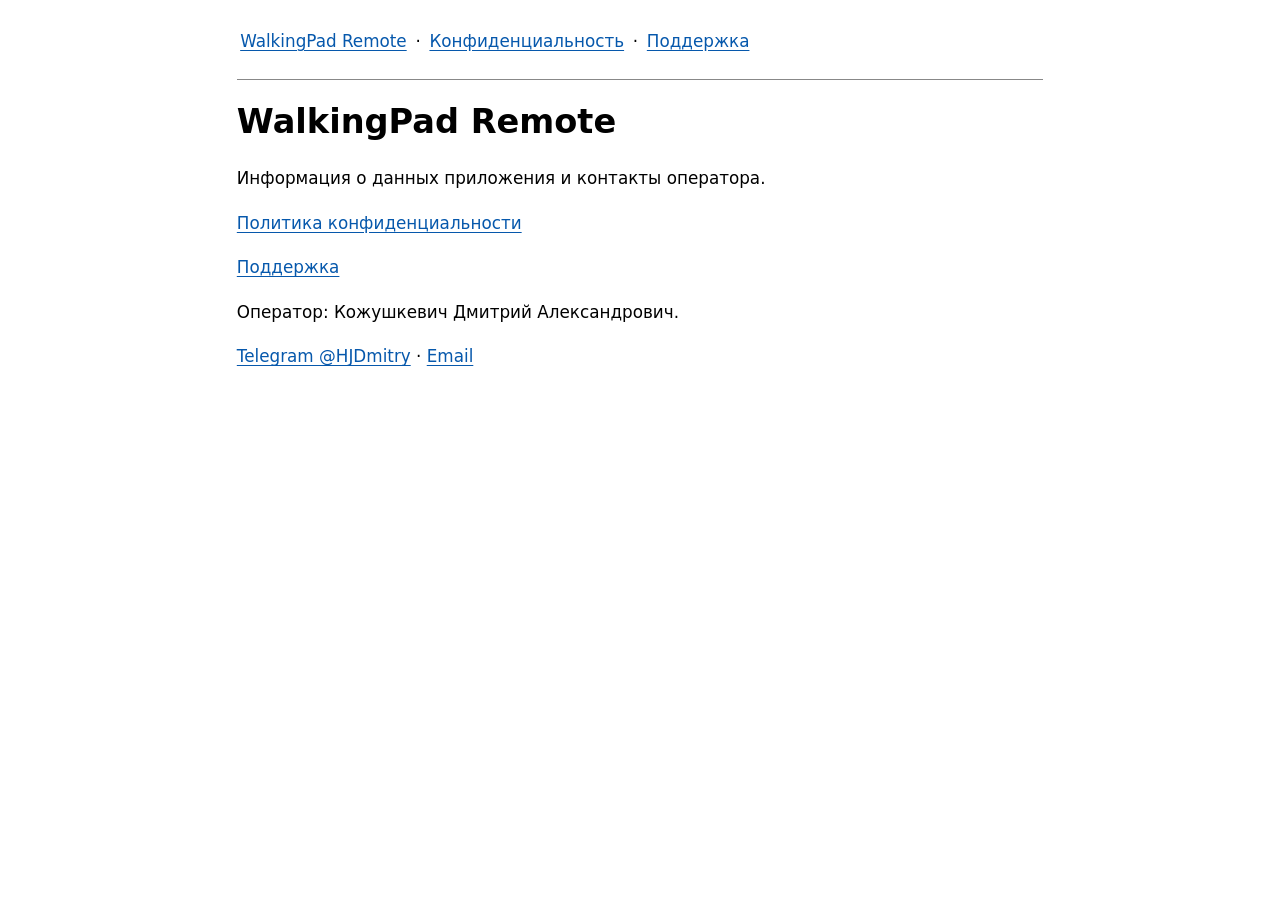
<file: index.html>
<!doctype html>
<html lang="ru">
<head>
<meta charset="utf-8">
<meta name="viewport" content="width=device-width, initial-scale=1">
<title>Информация — WalkingPad Remote</title>
<link rel="stylesheet" href="style.css">
</head>
<body>
<nav aria-label="Навигация"><a href="index.html">WalkingPad Remote</a> · <a href="privacy.html">Конфиденциальность</a> · <a href="support.html">Поддержка</a></nav>
<main>
<h1>WalkingPad Remote</h1>
<p>Информация о данных приложения и контакты оператора.</p>
<p><a href="privacy.html">Политика конфиденциальности</a></p>
<p><a href="support.html">Поддержка</a></p>
<p>Оператор: Кожушкевич Дмитрий Александрович.</p>
<p><a href="https://t.me/HJDmitry">Telegram @HJDmitry</a> · <a href="mailto:sw.newgeneration@icloud.com">Email</a></p>
</main>
</body>
</html>
</file>
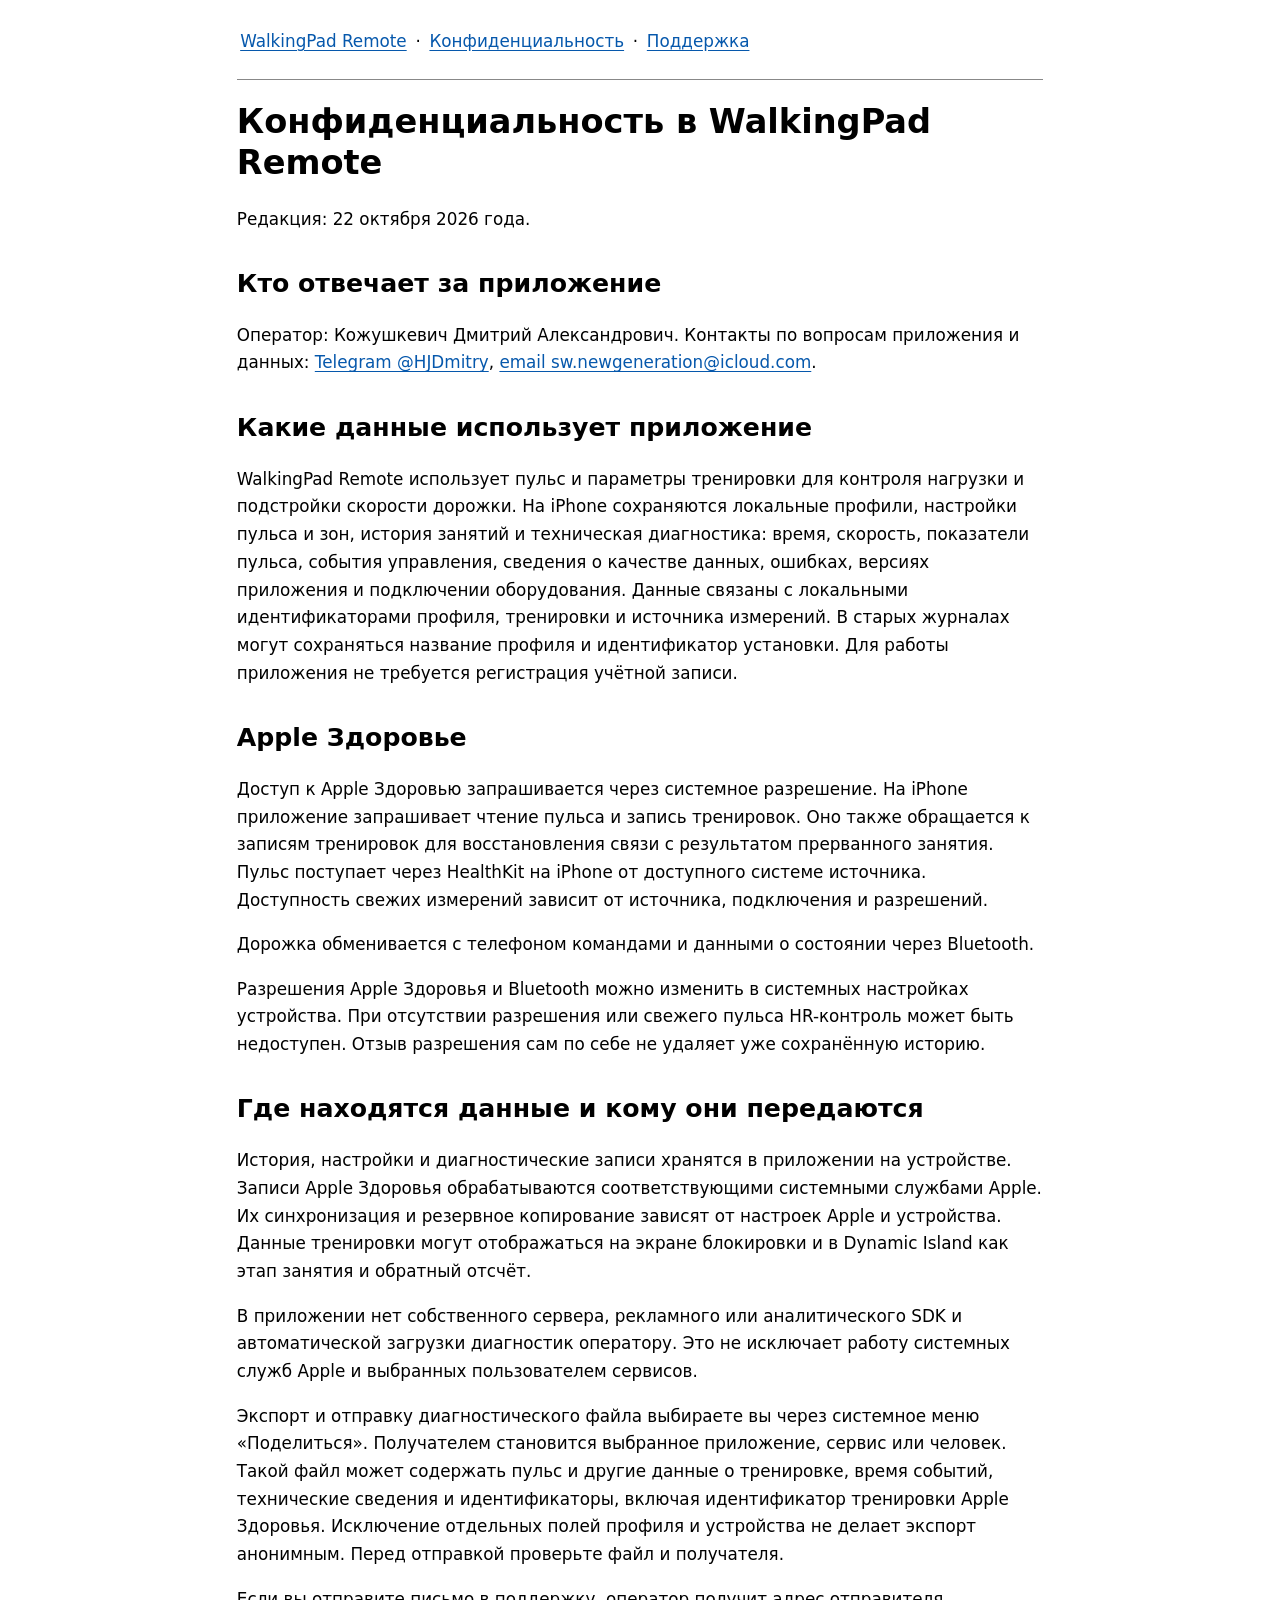
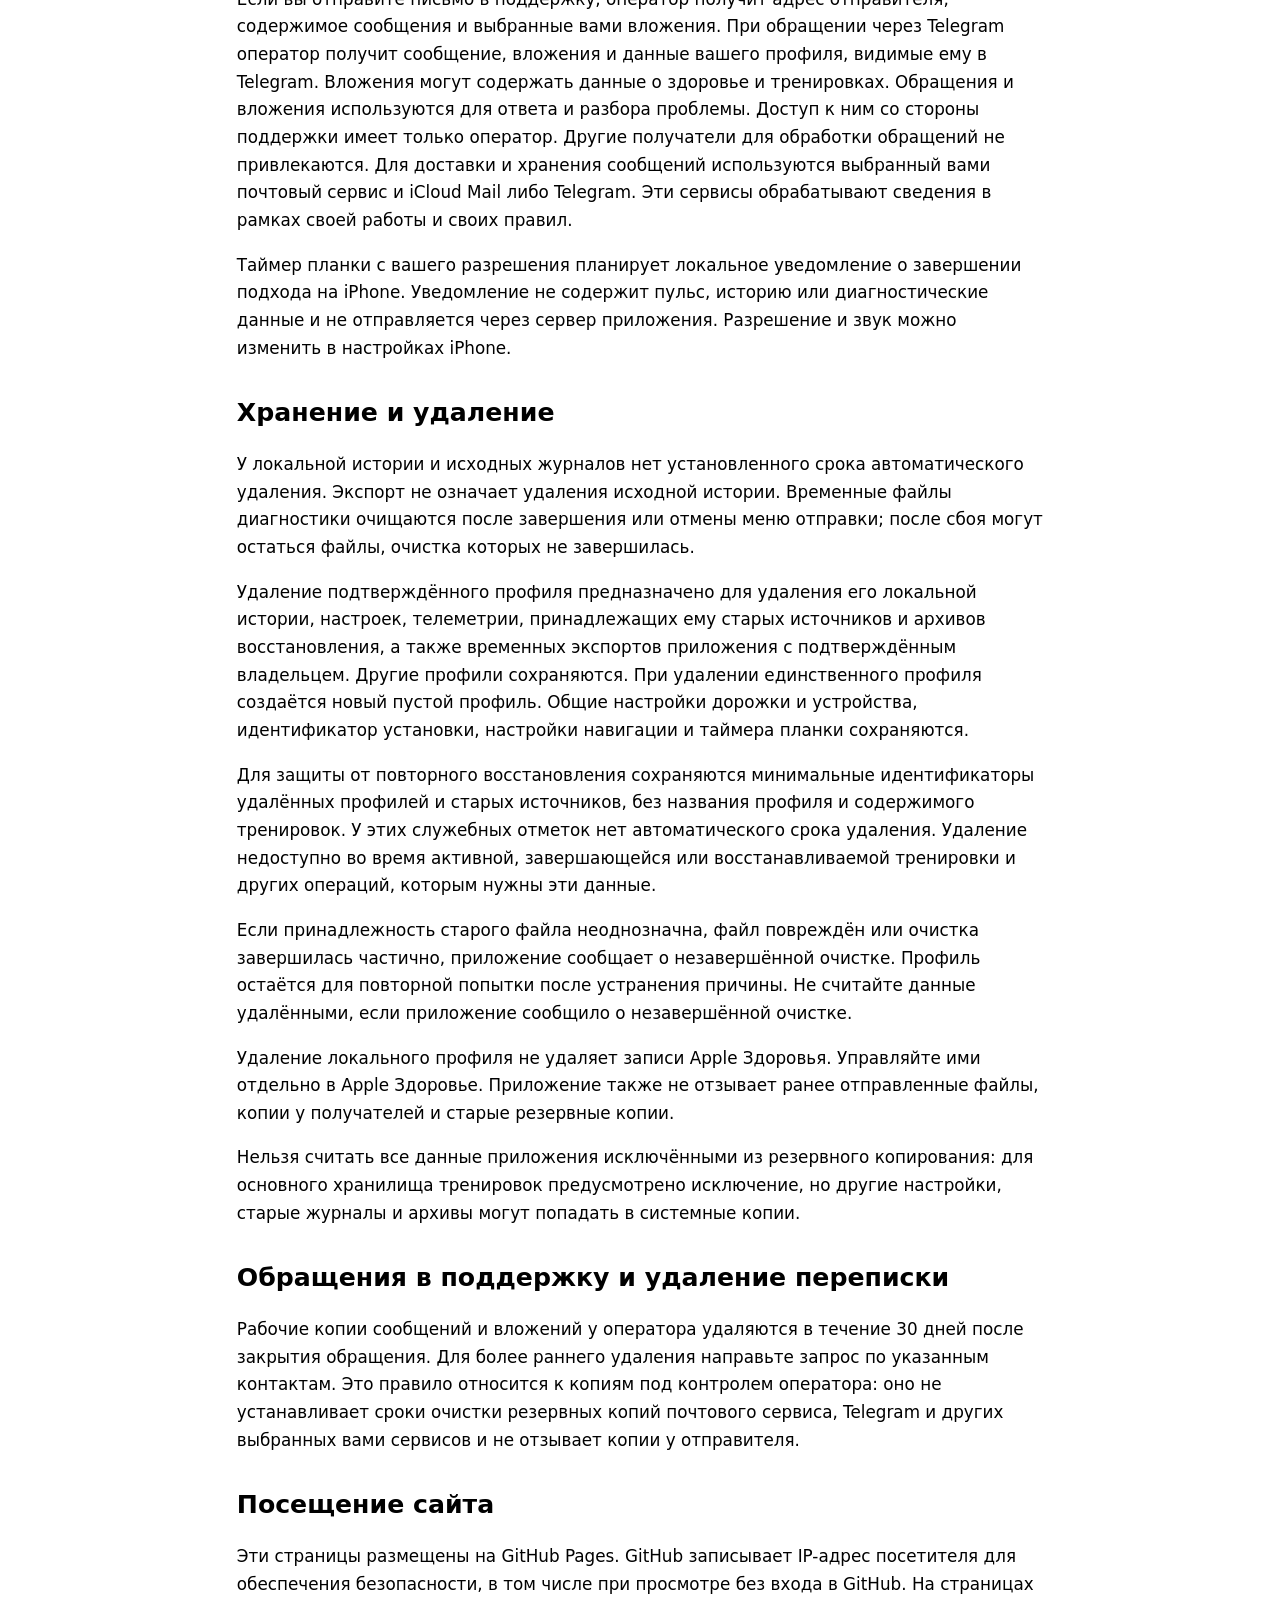
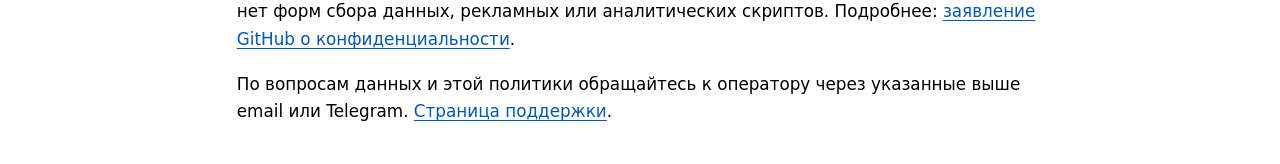
<file: privacy.html>
<!doctype html>
<html lang="ru">
<head>
<meta charset="utf-8">
<meta name="viewport" content="width=device-width, initial-scale=1">
<title>Конфиденциальность — WalkingPad Remote</title>
<link rel="stylesheet" href="style.css">
</head>
<body>
<nav aria-label="Навигация"><a href="index.html">WalkingPad Remote</a> · <a href="privacy.html">Конфиденциальность</a> · <a href="support.html">Поддержка</a></nav>
<main>
<h1>Конфиденциальность в WalkingPad Remote</h1>
<p>Редакция: 22 октября 2026 года.</p>
<h2>Кто отвечает за приложение</h2>
<p>Оператор: Кожушкевич Дмитрий Александрович. Контакты по вопросам приложения и данных: <a href="https://t.me/HJDmitry">Telegram @HJDmitry</a>, <a href="mailto:sw.newgeneration@icloud.com">email sw.newgeneration@icloud.com</a>.</p>
<h2>Какие данные использует приложение</h2>
<p>WalkingPad Remote использует пульс и параметры тренировки для контроля нагрузки и подстройки скорости дорожки. На iPhone сохраняются локальные профили, настройки пульса и зон, история занятий и техническая диагностика: время, скорость, показатели пульса, события управления, сведения о качестве данных, ошибках, версиях приложения и подключении оборудования. Данные связаны с локальными идентификаторами профиля, тренировки и источника измерений. В старых журналах могут сохраняться название профиля и идентификатор установки. Для работы приложения не требуется регистрация учётной записи.</p>
<h2>Apple Здоровье</h2>
<p>Доступ к Apple Здоровью запрашивается через системное разрешение. На iPhone приложение запрашивает чтение пульса и запись тренировок. Оно также обращается к записям тренировок для восстановления связи с результатом прерванного занятия. Пульс поступает через HealthKit на iPhone от доступного системе источника. Доступность свежих измерений зависит от источника, подключения и разрешений.</p>
<p>Дорожка обменивается с телефоном командами и данными о состоянии через Bluetooth.</p>
<p>Разрешения Apple Здоровья и Bluetooth можно изменить в системных настройках устройства. При отсутствии разрешения или свежего пульса HR-контроль может быть недоступен. Отзыв разрешения сам по себе не удаляет уже сохранённую историю.</p>
<h2>Где находятся данные и кому они передаются</h2>
<p>История, настройки и диагностические записи хранятся в приложении на устройстве. Записи Apple Здоровья обрабатываются соответствующими системными службами Apple. Их синхронизация и резервное копирование зависят от настроек Apple и устройства. Данные тренировки могут отображаться на экране блокировки и в Dynamic Island как этап занятия и обратный отсчёт.</p>
<p>В приложении нет собственного сервера, рекламного или аналитического SDK и автоматической загрузки диагностик оператору. Это не исключает работу системных служб Apple и выбранных пользователем сервисов.</p>
<p>Экспорт и отправку диагностического файла выбираете вы через системное меню «Поделиться». Получателем становится выбранное приложение, сервис или человек. Такой файл может содержать пульс и другие данные о тренировке, время событий, технические сведения и идентификаторы, включая идентификатор тренировки Apple Здоровья. Исключение отдельных полей профиля и устройства не делает экспорт анонимным. Перед отправкой проверьте файл и получателя.</p>
<p>Если вы отправите письмо в поддержку, оператор получит адрес отправителя, содержимое сообщения и выбранные вами вложения. При обращении через Telegram оператор получит сообщение, вложения и данные вашего профиля, видимые ему в Telegram. Вложения могут содержать данные о здоровье и тренировках. Обращения и вложения используются для ответа и разбора проблемы. Доступ к ним со стороны поддержки имеет только оператор. Другие получатели для обработки обращений не привлекаются. Для доставки и хранения сообщений используются выбранный вами почтовый сервис и iCloud Mail либо Telegram. Эти сервисы обрабатывают сведения в рамках своей работы и своих правил.</p>
<p>Таймер планки с вашего разрешения планирует локальное уведомление о завершении подхода на iPhone. Уведомление не содержит пульс, историю или диагностические данные и не отправляется через сервер приложения. Разрешение и звук можно изменить в настройках iPhone.</p>
<h2>Хранение и удаление</h2>
<p>У локальной истории и исходных журналов нет установленного срока автоматического удаления. Экспорт не означает удаления исходной истории. Временные файлы диагностики очищаются после завершения или отмены меню отправки; после сбоя могут остаться файлы, очистка которых не завершилась.</p>
<p>Удаление подтверждённого профиля предназначено для удаления его локальной истории, настроек, телеметрии, принадлежащих ему старых источников и архивов восстановления, а также временных экспортов приложения с подтверждённым владельцем. Другие профили сохраняются. При удалении единственного профиля создаётся новый пустой профиль. Общие настройки дорожки и устройства, идентификатор установки, настройки навигации и таймера планки сохраняются.</p>
<p>Для защиты от повторного восстановления сохраняются минимальные идентификаторы удалённых профилей и старых источников, без названия профиля и содержимого тренировок. У этих служебных отметок нет автоматического срока удаления. Удаление недоступно во время активной, завершающейся или восстанавливаемой тренировки и других операций, которым нужны эти данные.</p>
<p>Если принадлежность старого файла неоднозначна, файл повреждён или очистка завершилась частично, приложение сообщает о незавершённой очистке. Профиль остаётся для повторной попытки после устранения причины. Не считайте данные удалёнными, если приложение сообщило о незавершённой очистке.</p>
<p>Удаление локального профиля не удаляет записи Apple Здоровья. Управляйте ими отдельно в Apple Здоровье. Приложение также не отзывает ранее отправленные файлы, копии у получателей и старые резервные копии.</p>
<p>Нельзя считать все данные приложения исключёнными из резервного копирования: для основного хранилища тренировок предусмотрено исключение, но другие настройки, старые журналы и архивы могут попадать в системные копии.</p>
<h2>Обращения в поддержку и удаление переписки</h2>
<p>Рабочие копии сообщений и вложений у оператора удаляются в течение 30 дней после закрытия обращения. Для более раннего удаления направьте запрос по указанным контактам. Это правило относится к копиям под контролем оператора: оно не устанавливает сроки очистки резервных копий почтового сервиса, Telegram и других выбранных вами сервисов и не отзывает копии у отправителя.</p>
<h2>Посещение сайта</h2>
<p>Эти страницы размещены на GitHub Pages. GitHub записывает IP-адрес посетителя для обеспечения безопасности, в том числе при просмотре без входа в GitHub. На страницах нет форм сбора данных, рекламных или аналитических скриптов. Подробнее: <a href="https://docs.github.com/en/site-policy/privacy-policies/github-general-privacy-statement">заявление GitHub о конфиденциальности</a>.</p>
<p>По вопросам данных и этой политики обращайтесь к оператору через указанные выше email или Telegram. <a href="support.html">Страница поддержки</a>.</p>
</main>
</body>
</html>
</file>
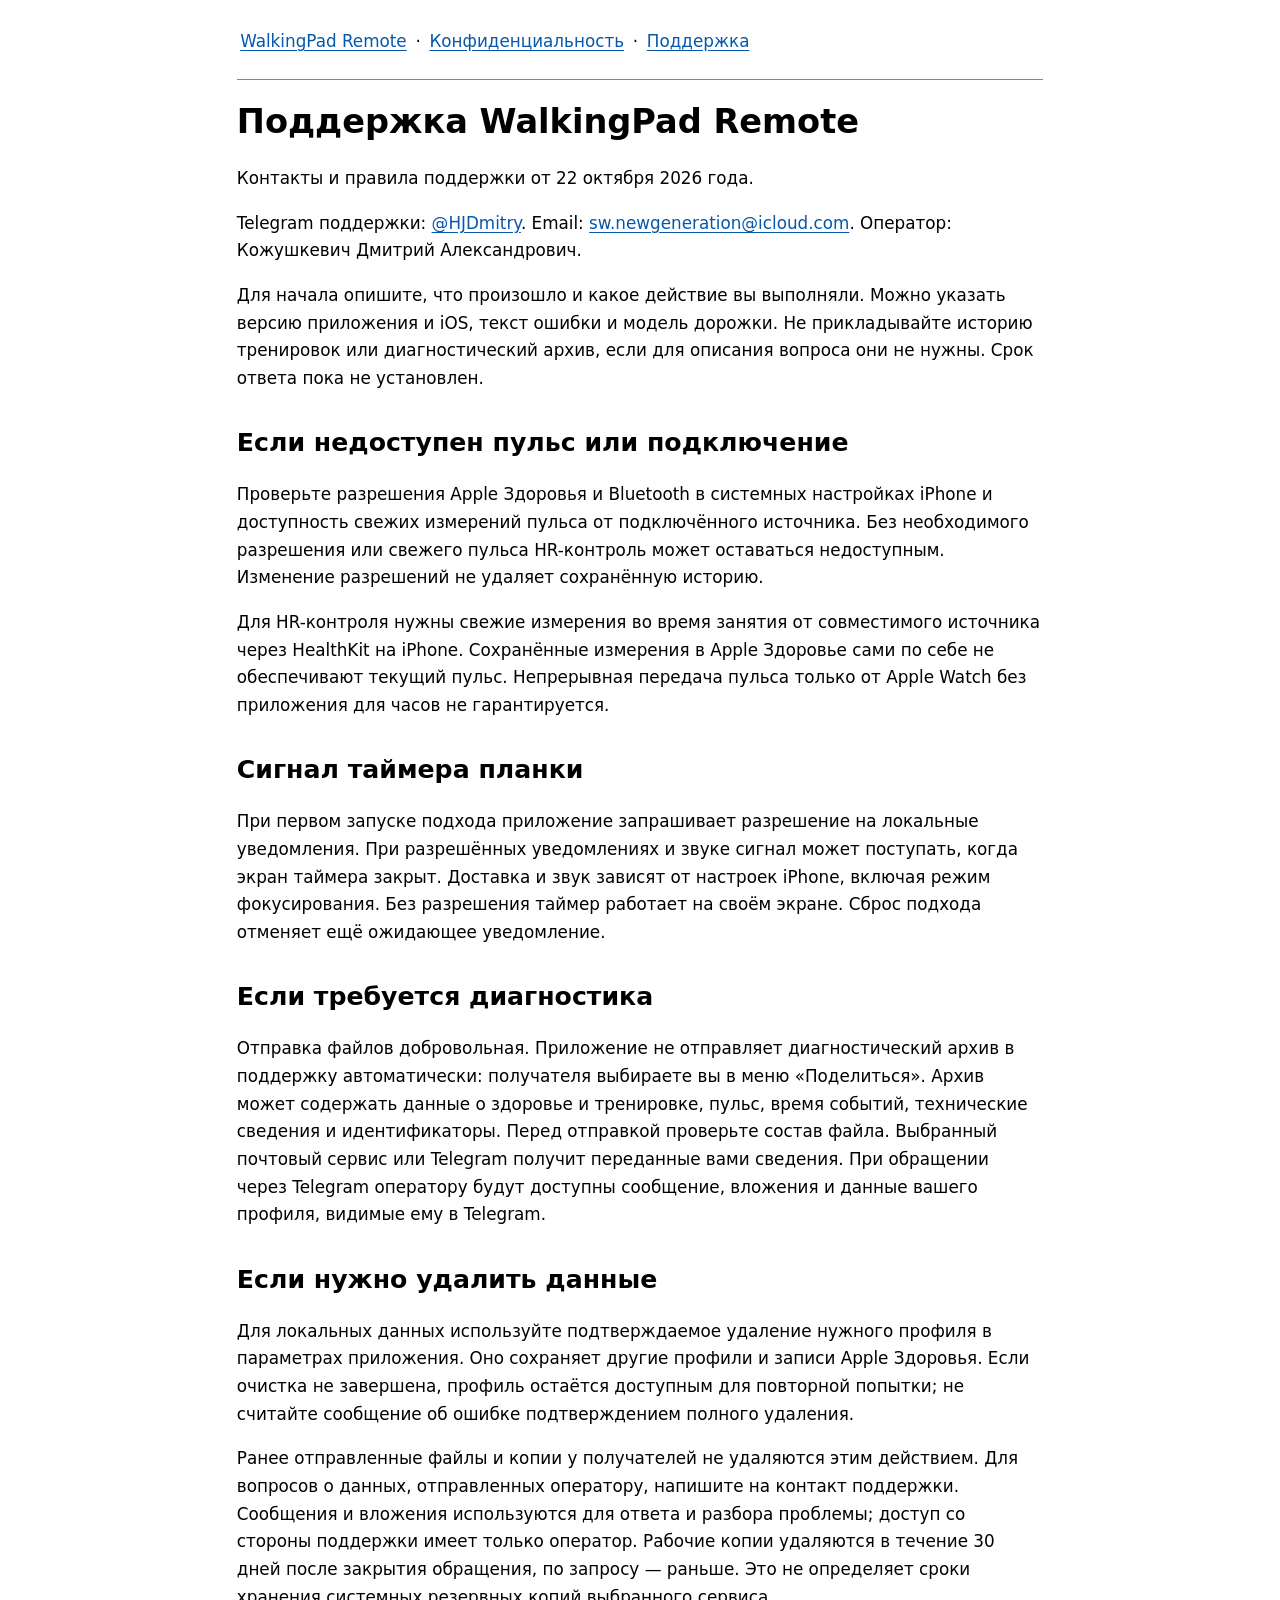
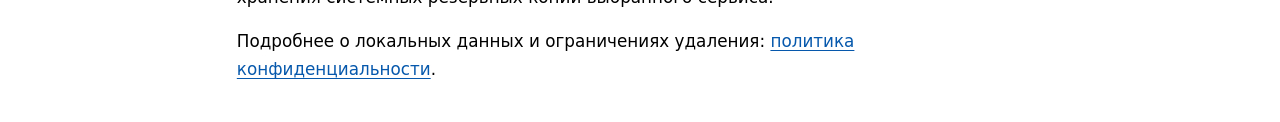
<file: support.html>
<!doctype html>
<html lang="ru">
<head>
<meta charset="utf-8">
<meta name="viewport" content="width=device-width, initial-scale=1">
<title>Поддержка — WalkingPad Remote</title>
<link rel="stylesheet" href="style.css">
</head>
<body>
<nav aria-label="Навигация"><a href="index.html">WalkingPad Remote</a> · <a href="privacy.html">Конфиденциальность</a> · <a href="support.html">Поддержка</a></nav>
<main>
<h1>Поддержка WalkingPad Remote</h1>
<p>Контакты и правила поддержки от 22 октября 2026 года.</p>
<p>Telegram поддержки: <a href="https://t.me/HJDmitry">@HJDmitry</a>. Email: <a href="mailto:sw.newgeneration@icloud.com">sw.newgeneration@icloud.com</a>. Оператор: Кожушкевич Дмитрий Александрович.</p>
<p>Для начала опишите, что произошло и какое действие вы выполняли. Можно указать версию приложения и iOS, текст ошибки и модель дорожки. Не прикладывайте историю тренировок или диагностический архив, если для описания вопроса они не нужны. Срок ответа пока не установлен.</p>
<h2>Если недоступен пульс или подключение</h2>
<p>Проверьте разрешения Apple Здоровья и Bluetooth в системных настройках iPhone и доступность свежих измерений пульса от подключённого источника. Без необходимого разрешения или свежего пульса HR-контроль может оставаться недоступным. Изменение разрешений не удаляет сохранённую историю.</p>
<p>Для HR-контроля нужны свежие измерения во время занятия от совместимого источника через HealthKit на iPhone. Сохранённые измерения в Apple Здоровье сами по себе не обеспечивают текущий пульс. Непрерывная передача пульса только от Apple Watch без приложения для часов не гарантируется.</p>
<h2>Сигнал таймера планки</h2>
<p>При первом запуске подхода приложение запрашивает разрешение на локальные уведомления. При разрешённых уведомлениях и звуке сигнал может поступать, когда экран таймера закрыт. Доставка и звук зависят от настроек iPhone, включая режим фокусирования. Без разрешения таймер работает на своём экране. Сброс подхода отменяет ещё ожидающее уведомление.</p>
<h2>Если требуется диагностика</h2>
<p>Отправка файлов добровольная. Приложение не отправляет диагностический архив в поддержку автоматически: получателя выбираете вы в меню «Поделиться». Архив может содержать данные о здоровье и тренировке, пульс, время событий, технические сведения и идентификаторы. Перед отправкой проверьте состав файла. Выбранный почтовый сервис или Telegram получит переданные вами сведения. При обращении через Telegram оператору будут доступны сообщение, вложения и данные вашего профиля, видимые ему в Telegram.</p>
<h2>Если нужно удалить данные</h2>
<p>Для локальных данных используйте подтверждаемое удаление нужного профиля в параметрах приложения. Оно сохраняет другие профили и записи Apple Здоровья. Если очистка не завершена, профиль остаётся доступным для повторной попытки; не считайте сообщение об ошибке подтверждением полного удаления.</p>
<p>Ранее отправленные файлы и копии у получателей не удаляются этим действием. Для вопросов о данных, отправленных оператору, напишите на контакт поддержки. Сообщения и вложения используются для ответа и разбора проблемы; доступ со стороны поддержки имеет только оператор. Рабочие копии удаляются в течение 30 дней после закрытия обращения, по запросу — раньше. Это не определяет сроки хранения системных резервных копий выбранного сервиса.</p>
<p>Подробнее о локальных данных и ограничениях удаления: <a href="privacy.html">политика конфиденциальности</a>.</p>
</main>
</body>
</html>
</file>
<file: style.css>
html { color-scheme: light dark; font: 1.05rem/1.65 system-ui, sans-serif; }
body { max-width: 48rem; margin: auto; padding: 1.25rem; overflow-wrap: anywhere; }
nav { padding-bottom: 1rem; border-bottom: 1px solid #888; }
nav a { display: inline-block; padding: .4rem .2rem; }
h1 { font-size: clamp(1.5rem, 5vw, 2rem); line-height: 1.2; } h2 { line-height: 1.35; margin-top: 2rem; }
a { color: light-dark(#0658ac, #8ac4ff); text-underline-offset: .15em; }
a:focus-visible { outline: 3px solid currentColor; outline-offset: 3px; }
</file>
